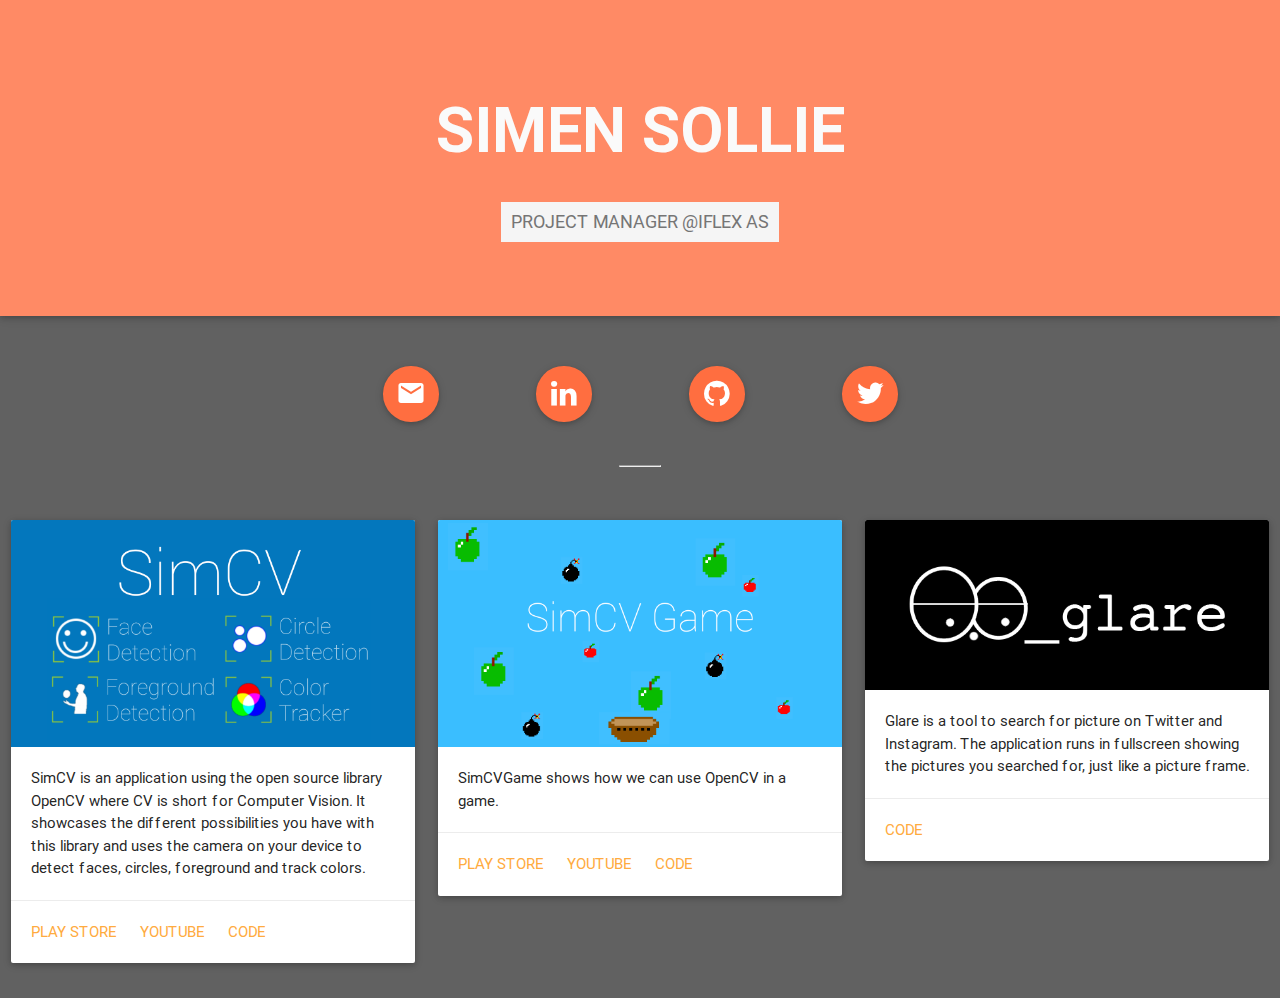
<file: index.html>
<!DOCTYPE html>
<html lang="en">

<head>
    <!--Import Google Icon Font-->
    <link href="http://fonts.googleapis.com/icon?family=Material+Icons" rel="stylesheet">
    <!--Import Font Awesome icons-->
    <link rel="stylesheet" href="http://cdnjs.cloudflare.com/ajax/libs/font-awesome/4.4.0/css/font-awesome.min.css">
    <!--Import materialize.css-->
    <link type="text/css" rel="stylesheet" href="css/materialize.min.css" media="screen,projection" />
    <link type="text/css" rel="stylesheet" href="css/style.css" />
    
    <link rel="icon" href="font/favicon-code.ico" type="image/x-icon"/>

    <!--Let browser know website is optimized for mobile-->
    <meta name="viewport" content="width=device-width, initial-scale=1.0" />
    
    <title>Portfolio - Simen Sollie</title>
</head>

<body>
    <!--Import jQuery before materialize.js-->
    <script type="text/javascript" src="https://code.jquery.com/jquery-2.1.1.min.js"></script>
    <script type="text/javascript" src="js/materialize.min.js"></script>

    <!-- HEADER -->
    <div class="intro deep-orange lighten-2 z-depth-1">
        <h1 class="grey-text text-lighten-5">simen sollie</h1>
        <h5 class="grey lighten-4 grey-text text-darken-1">project manager @iFlex AS</h5>
    </div>

    <!-- CONTACT -->
    <div class="container contact">
        <div class="row">
            <div class="col s3 offset-s3 m2 offset-m2">
                <a class="btn-floating btn-large waves-effect waves-light deep-orange accent-2" href="mailto:simen@sollie.io" target="_blank"><i class="material-icons" style="font-size:30px">email</i></a>
            </div>
            <div class="col s3 m2">
                <a class="btn-floating btn-large waves-effect waves-light deep-orange accent-2" href="https://no.linkedin.com/in/simensollie" target="_blank"><i class="fa fa-linkedin" style="font-size:30px"></i></a>
            </div>
            <div class="col s3 offset-s3 m2">
                <a class="btn-floating btn-large waves-effect waves-light deep-orange accent-2" href="https://github.com/simensollie" target="_blank"><i class="fa fa-github" style="font-size:30px"></i></a>
            </div>
            <div class="col s3 m2">
                <a class="btn-floating btn-large waves-effect waves-light deep-orange accent-2" href="https://twitter.com/simensollie" target="_blank"><i class="fa fa-twitter" style="font-size:30px"></i></a>
            </div>
        </div>
        <hr>
    </div>

    <!-- PROJECTS -->
    <div class="row">
        <div class="col s12 m4"> <!-- SimCV -->
            <div class="card">
                <div class="card-image">
                    <img src="images/simcv.png">
                    <span class="card-title"></span>
                </div>
                <div class="card-content">
                    <p>SimCV is an application using the open source library OpenCV where CV is short for Computer Vision. It
                        showcases the different possibilities you have with this library and uses the camera on your device
                        to detect faces, circles, foreground and track colors.</p>
                </div>
                <div class="card-action">
                    <a href="https://play.google.com/store/apps/details?id=com.simjessimsol.simcv&hl=en">PLAY STORE</a>
                    <a href="https://youtu.be/oCViAhgrZn0">YOUTUBE</a>
                    <a href="https://github.com/simjes/OpenCV-Bachelor">CODE</a>
                </div>
            </div>
        </div>
        <div class="col s12 m4"> <!-- SimCV Game -->
            <div class="card">
                <div class="card-image">
                    <img src="images/simcvgame.png">
                    <span class="card-title"></span>
                </div>
                <div class="card-content">
                    <p>SimCVGame shows how we can use OpenCV in a game.</p>
                </div>
                <div class="card-action">
                    <a href="https://play.google.com/store/apps/details?id=com.simjessimsol.simcvgame.android&hl=en">PLAY STORE</a>
                    <a href="https://youtu.be/OY1HrQPOHJY">YOUTUBE</a>
                    <a href="https://github.com/simjes/OpenCV-Bachelor">CODE</a>
                </div>
            </div>
        </div>
        <div class="col s12 m4"> <!-- Glare -->
            <div class="card">
                <div class="card-image">
                    <img src="images/glare.png">
                    <span class="card-title"></span>
                </div>
                <div class="card-content">
                    <p>Glare is a tool to search for picture on Twitter and Instagram. The application runs in fullscreen showing the pictures you searched for, just like a picture frame.</p>
                </div>
                <div class="card-action">
                    <a href="https://github.com/simensollie/glare">CODE</a>
                </div>
            </div>
        </div>
    </div>

</body>

</html>
</file>
<file: css/style.css>
body, html
{
    background-color: #616161  /*#616161 grey darken-2*/
    /*background-color: #EDEDED !important;*/
}

.intro
{
    text-align: center;
    padding-top: 5%;
    padding-bottom: 5%;
    margin-bottom: 50px;
}

.intro h1
{
    font-weight: 900;
    text-transform: uppercase;
}

.intro h5
{
    text-transform: uppercase;
    background-color: #f5f5f5;
    padding: 10px;
    color: #333333;
    display: inline-block;
    font-size: 1.2rem;
}

.contact .col
{
    text-align: center;
    margin-bottom: 24px;
}

.contact hr
{
    width: 40px;
    margin-bottom: 45px;
}
</file>
